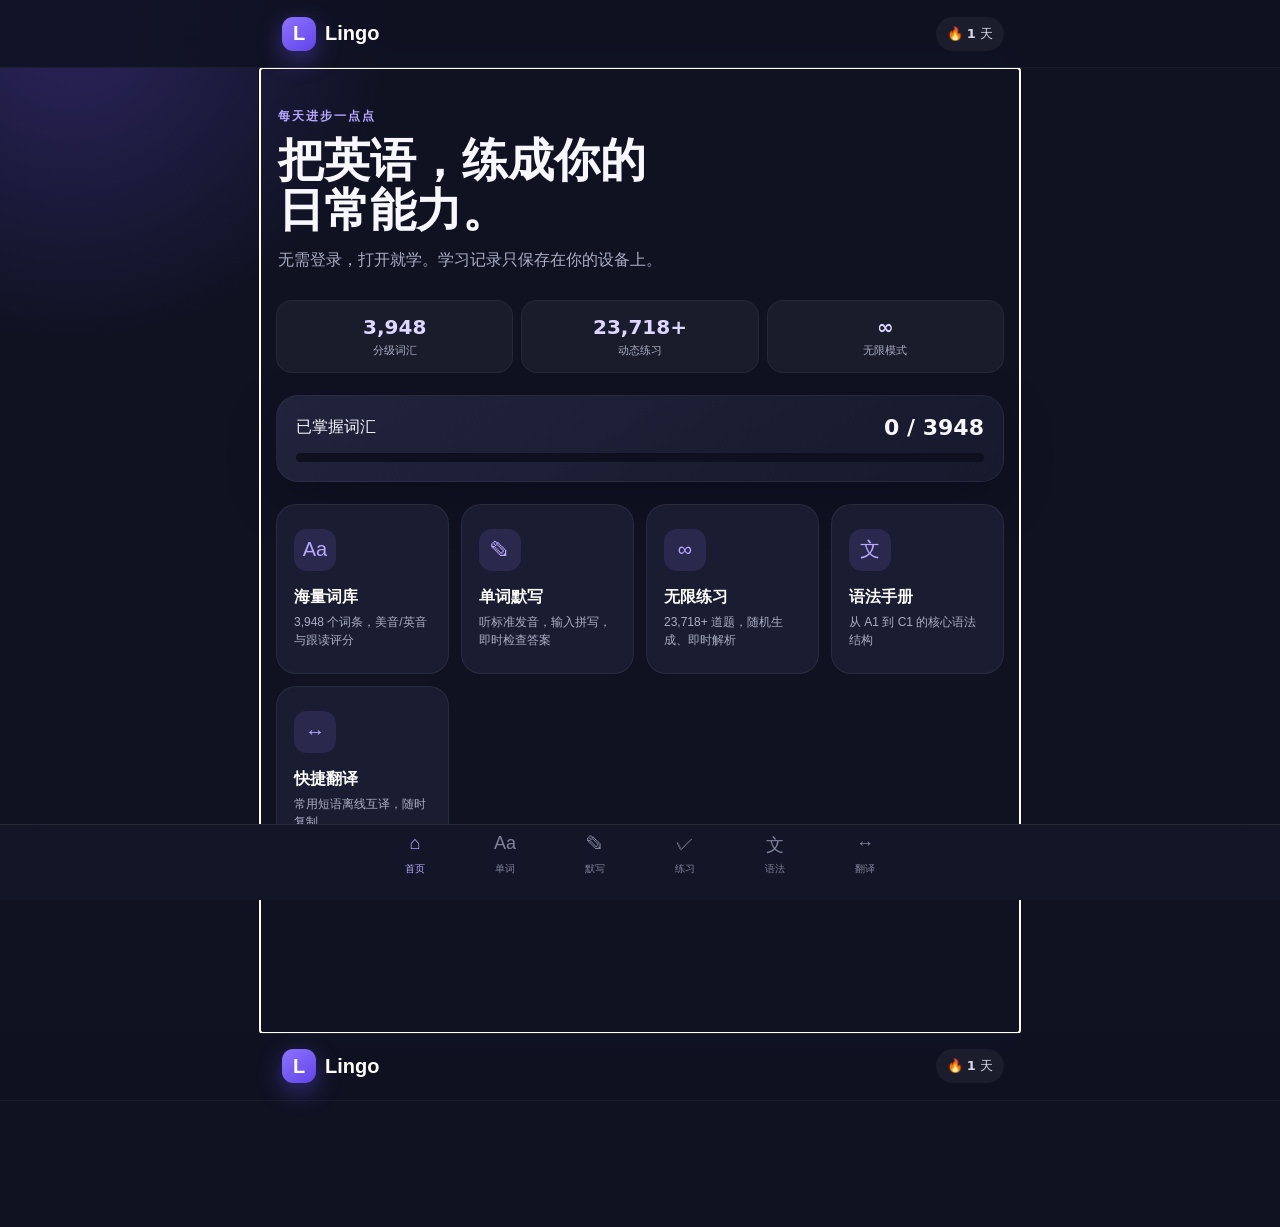
<file: docs/index.html>
<!doctype html>
<html lang="zh-CN">
<head>
  <meta charset="UTF-8">
  <meta name="viewport" content="width=device-width,initial-scale=1,viewport-fit=cover">
  <meta name="theme-color" content="#171a2b">
  <meta name="description" content="免登录、手机优先的英语单词、句子、语法与翻译练习。">
  <title>Lingo 英语学习</title>
  <link rel="stylesheet" href="./styles.css?v=20260807">
</head>
<body>
  <header class="topbar">
    <button class="brand" data-view="home" aria-label="回到首页"><span>L</span>Lingo</button>
    <div class="streak">🔥 <b id="streak">1</b> 天</div>
  </header>
  <main id="app" tabindex="-1"></main>
  <nav class="bottom-nav" aria-label="主要功能">
    <button data-view="home" class="active"><i>⌂</i><span>首页</span></button>
    <button data-view="words"><i>Aa</i><span>单词</span></button>
    <button data-view="dictation"><i>✎</i><span>默写</span></button>
    <button data-view="sentences"><i>✓</i><span>练习</span></button>
    <button data-view="grammar"><i>文</i><span>语法</span></button>
    <button data-view="translate"><i>↔</i><span>翻译</span></button>
  </nav>
  <script type="module" src="./app.js?v=20260807"></script>
</body>
</html>
<!doctype html>
<html lang="zh-CN">
<head>
  <meta charset="UTF-8">
  <meta name="viewport" content="width=device-width,initial-scale=1,viewport-fit=cover">
  <meta name="theme-color" content="#171a2b">
  <meta name="description" content="免登录、手机优先的英语单词、句子、语法与翻译练习。">
  <title>Lingo 英语学习</title>
  <link rel="stylesheet" href="./styles.css?v=20260807">
</head>
<body>
  <header class="topbar">
    <button class="brand" data-view="home" aria-label="回到首页"><span>L</span>Lingo</button>
    <div class="streak">🔥 <b id="streak">1</b> 天</div>
  </header>
  <main id="app" tabindex="-1"></main>
  <nav class="bottom-nav" aria-label="主要功能">
    <button data-view="home" class="active"><i>⌂</i><span>首页</span></button>
    <button data-view="words"><i>Aa</i><span>单词</span></button>
    <button data-view="dictation"><i>✎</i><span>默写</span></button>
    <button data-view="sentences"><i>✓</i><span>练习</span></button>
    <button data-view="grammar"><i>文</i><span>语法</span></button>
    <button data-view="translate"><i>↔</i><span>翻译</span></button>
  </nav>
  <script src="./app.js?v=20260807"></script>
</body>
</html>
</file>
<file: docs/styles.css>
:root{--ink:#f8f7ff;--muted:#aaaec5;--bg:#101222;--panel:#1a1d31;--panel2:#242740;--purple:#8b73ff;--purple2:#b8a8ff;--green:#42d59b;--orange:#ffb55f;--red:#ff7085;--line:#30344f;--shadow:0 18px 45px #07081466;color-scheme:dark;font-family:Inter,"PingFang SC","Microsoft YaHei",system-ui,sans-serif}
*{box-sizing:border-box}body{margin:0;background:radial-gradient(circle at 70px 20px,#2b245c 0,transparent 320px),var(--bg);color:var(--ink);min-height:100vh}.topbar{height:68px;display:flex;align-items:center;justify-content:space-between;padding:0 18px;position:sticky;top:0;z-index:10;background:#101222dc;backdrop-filter:blur(18px);border-bottom:1px solid #ffffff0d}.brand{border:0;background:none;color:#fff;font-size:20px;font-weight:800;display:flex;align-items:center;gap:9px}.brand span{display:grid;place-items:center;width:34px;height:34px;border-radius:11px;background:linear-gradient(145deg,var(--purple),#6244e8);box-shadow:0 8px 24px #7357ff66}.streak{font-size:13px;color:#d7d8e6;background:#ffffff0d;padding:8px 11px;border-radius:20px}main{width:min(760px,100%);margin:auto;padding:22px 16px 104px}.hero{padding:15px 2px 4px}.eyebrow{color:var(--purple2);font-size:12px;font-weight:800;letter-spacing:.16em;text-transform:uppercase}.hero h1{font-size:clamp(30px,8vw,46px);line-height:1.08;margin:11px 0}.hero p,.sub{color:var(--muted);line-height:1.7;margin:0}.progress-card,.card{background:linear-gradient(145deg,#20233b,#171a2d);border:1px solid #ffffff0d;border-radius:22px;box-shadow:var(--shadow)}.progress-card{padding:19px;margin:22px 0}.row{display:flex;align-items:center;justify-content:space-between;gap:12px}.progress-card b{font-size:22px}.meter{height:9px;background:#0e1020;border-radius:9px;overflow:hidden;margin-top:13px}.meter i{display:block;height:100%;border-radius:9px;background:linear-gradient(90deg,var(--purple),#c18fff)}.grid{display:grid;grid-template-columns:repeat(2,1fr);gap:12px}.feature{border:1px solid #ffffff10;border-radius:20px;background:var(--panel);color:#fff;text-align:left;padding:17px;min-height:145px;transition:.2s}.feature:active{transform:scale(.98)}.feature .icon{display:grid;place-items:center;width:42px;height:42px;border-radius:13px;background:#8b73ff22;color:var(--purple2);font-size:20px}.feature h3{margin:16px 0 5px}.feature p{margin:0;color:var(--muted);font-size:12px;line-height:1.5}.section-head{margin:4px 0 18px}.section-head h1{margin:8px 0 7px;font-size:29px}.filters{display:flex;gap:8px;overflow:auto;padding:2px 0 14px;scrollbar-width:none}.chip{white-space:nowrap;border:1px solid var(--line);background:#171a2d;color:#c8cad9;padding:8px 13px;border-radius:99px}.chip.active{background:var(--purple);border-color:var(--purple);color:#fff}.word-card{min-height:390px;padding:25px;display:flex;flex-direction:column;justify-content:space-between}.word-card h2{font-size:42px;margin:20px 0 4px}.phonetic{color:var(--purple2)}.meaning{font-size:19px;margin:25px 0 8px}.example{background:#111426;border-radius:15px;padding:15px;line-height:1.65}.example small{display:block;color:var(--muted);margin-top:5px}.card-actions{display:flex;gap:10px;margin-top:14px}.primary,.secondary,.option{border:0;border-radius:14px;padding:14px 18px;font-weight:750}.primary{background:linear-gradient(135deg,var(--purple),#6a4ce8);color:white;flex:1}.secondary{background:var(--panel2);color:#fff}.counter{color:var(--muted);font-size:13px}.question{padding:22px}.question h2{font-size:25px;line-height:1.45;margin:14px 0 8px}.question .translation{color:var(--muted);margin-bottom:18px}.options{display:grid;gap:10px}.option{text-align:left;background:#22263d;color:#fff;border:1px solid transparent}.option.correct{background:#183e34;border-color:var(--green)}.option.wrong{background:#48232e;border-color:var(--red)}.feedback{margin-top:15px;padding:13px;border-radius:12px;background:#111426;color:#d7d8e6;line-height:1.55}.grammar-list{display:grid;gap:12px}.grammar{padding:18px}.grammar .level{color:var(--orange);font-size:12px;font-weight:800}.grammar h3{margin:7px 0 4px}.grammar p{color:var(--muted);line-height:1.55}.formula{font-family:ui-monospace,monospace;color:#d9d1ff;background:#111426;padding:11px;border-radius:10px}.translator{padding:18px}.translator textarea{width:100%;min-height:135px;resize:vertical;border:1px solid var(--line);background:#111426;color:#fff;border-radius:15px;padding:15px;font:inherit;line-height:1.6;outline:none}.translator textarea:focus{border-color:var(--purple)}.swap{text-align:center;color:var(--purple2);padding:8px}.result{min-height:110px;padding:15px;background:#111426;border-radius:15px;color:#e7e4ff;line-height:1.65;white-space:pre-wrap}.hint{font-size:12px;color:var(--muted);margin-top:10px}.bottom-nav{position:fixed;z-index:20;bottom:0;left:0;right:0;height:76px;padding:7px max(10px,env(safe-area-inset-right)) calc(7px + env(safe-area-inset-bottom)) max(10px,env(safe-area-inset-left));display:flex;justify-content:center;gap:2px;background:#141728ee;border-top:1px solid #ffffff12;backdrop-filter:blur(20px)}.bottom-nav button{width:min(20%,100px);border:0;background:none;color:#7f839d;display:flex;flex-direction:column;align-items:center;gap:3px;font-size:11px}.bottom-nav i{font-style:normal;font-size:19px;height:26px}.bottom-nav button.active{color:var(--purple2)}button{cursor:pointer;-webkit-tap-highlight-color:transparent}.empty{text-align:center;color:var(--muted);padding:60px 20px}
@media(min-width:700px){.grid{grid-template-columns:repeat(4,1fr)}.feature{min-height:170px}.topbar{padding-inline:calc((100vw - 760px)/2 + 16px)}}
@media(prefers-reduced-motion:no-preference){.card,.feature{animation:rise .35s ease both}@keyframes rise{from{opacity:0;transform:translateY(8px)}}}
.word-tools{display:flex;gap:8px;margin-bottom:12px}.word-tools input{min-width:0;flex:1;background:#171a2d;border:1px solid var(--line);color:#fff;border-radius:14px;padding:13px 14px;font:inherit;outline:none}.word-tools input:focus{border-color:var(--purple)}.word-tools .primary{flex:0 0 auto}.word-bank{display:grid;grid-template-columns:repeat(2,1fr);gap:9px;margin-top:16px}.word-bank button{border:1px solid var(--line);background:#171a2d;color:#fff;border-radius:13px;text-align:left;padding:12px}.word-bank b,.word-bank span{display:block}.word-bank span{color:var(--muted);font-size:12px;margin-top:3px}.toast{position:fixed;z-index:50;left:50%;bottom:92px;transform:translateX(-50%);width:max-content;max-width:calc(100vw - 32px);background:#f5f3ff;color:#171428;padding:11px 16px;border-radius:99px;box-shadow:0 10px 35px #0008;font-size:13px;font-weight:700}
.mega-stats{display:grid;grid-template-columns:repeat(3,1fr);gap:8px;margin:22px 0}.mega-stats div{background:#ffffff0b;border:1px solid #ffffff0d;border-radius:16px;padding:14px 8px;text-align:center}.mega-stats b{display:block;font-size:20px;color:#ded7ff}.mega-stats span{display:block;color:var(--muted);font-size:11px;margin-top:4px}.load-more{display:block;width:100%;border:1px solid #6f5ee0;background:#201d43;color:#dcd6ff;border-radius:14px;padding:14px;margin-top:14px;font-weight:800}.end-note,.source-note{text-align:center;color:var(--muted);font-size:12px;padding:16px}.source-note a{color:var(--purple2)}.infinite-badge{color:#dcd6ff;background:#8b73ff18;border:1px solid #8b73ff44;padding:11px 14px;border-radius:13px;margin-bottom:12px;font-size:13px}
.bottom-nav button{width:min(16.666%,88px);font-size:10px}.bottom-nav i{font-size:18px}
.accent-switch{display:inline-flex;gap:4px;padding:4px;background:#111426;border:1px solid var(--line);border-radius:12px}.accent-switch button{border:0;background:transparent;color:var(--muted);padding:8px 10px;border-radius:9px;font-weight:800}.accent-switch button.active{background:var(--purple);color:#fff}.audio-tools{display:flex;gap:8px;align-items:center;flex-wrap:wrap}.pronunciation-box{margin-top:14px;padding:15px;border:1px solid #8b73ff44;background:#15172b;border-radius:16px}.pronunciation-box h3{margin:0 0 6px;font-size:16px}.pronunciation-box p{margin:5px 0;color:var(--muted);line-height:1.55}.pronunciation-score{display:flex;align-items:center;gap:12px;margin-top:10px}.pronunciation-score b{font-size:31px;color:var(--green)}.pronunciation-score span{font-size:13px;color:#d8d5e8}.mic-button{width:100%;margin-top:10px;background:linear-gradient(135deg,#2e8f73,#206c5b);color:#fff;border:0;border-radius:14px;padding:14px;font-weight:800}.mic-button.listening{animation:pulse 1.1s ease infinite}.dictation-card{padding:22px;text-align:center}.dictation-card .listen-orb{width:86px;height:86px;border:0;border-radius:50%;margin:8px auto 18px;background:linear-gradient(145deg,var(--purple),#5a43ce);color:#fff;font-size:30px;box-shadow:0 14px 38px #7357ff55}.dictation-card h2{font-size:23px;margin:7px 0}.dictation-hint{color:var(--muted);line-height:1.6;min-height:48px}.dictation-input{width:100%;margin-top:16px;background:#111426;border:1px solid var(--line);color:#fff;border-radius:15px;padding:16px;font:700 20px/1.2 ui-monospace,monospace;text-align:center;letter-spacing:.05em;outline:none}.dictation-input:focus{border-color:var(--purple)}.dictation-result{margin-top:14px;padding:13px;border-radius:12px;background:#111426;line-height:1.55}.dictation-result.good{border:1px solid var(--green);color:#baf4df}.dictation-result.bad{border:1px solid var(--red);color:#ffd0d8}.privacy-note{color:var(--muted);font-size:12px;line-height:1.55;margin:10px 0 0}@keyframes pulse{50%{transform:scale(.98);box-shadow:0 0 0 8px #42d59b22}}
@media(max-width:420px){.word-card{padding:19px}.word-card h2{font-size:36px}.audio-tools{align-items:stretch}.audio-tools .secondary{flex:1}.accent-switch{width:100%}.accent-switch button{flex:1}.card-actions{flex-wrap:wrap}.bottom-nav{padding-inline:4px}.bottom-nav button{font-size:9px}}
</file>
